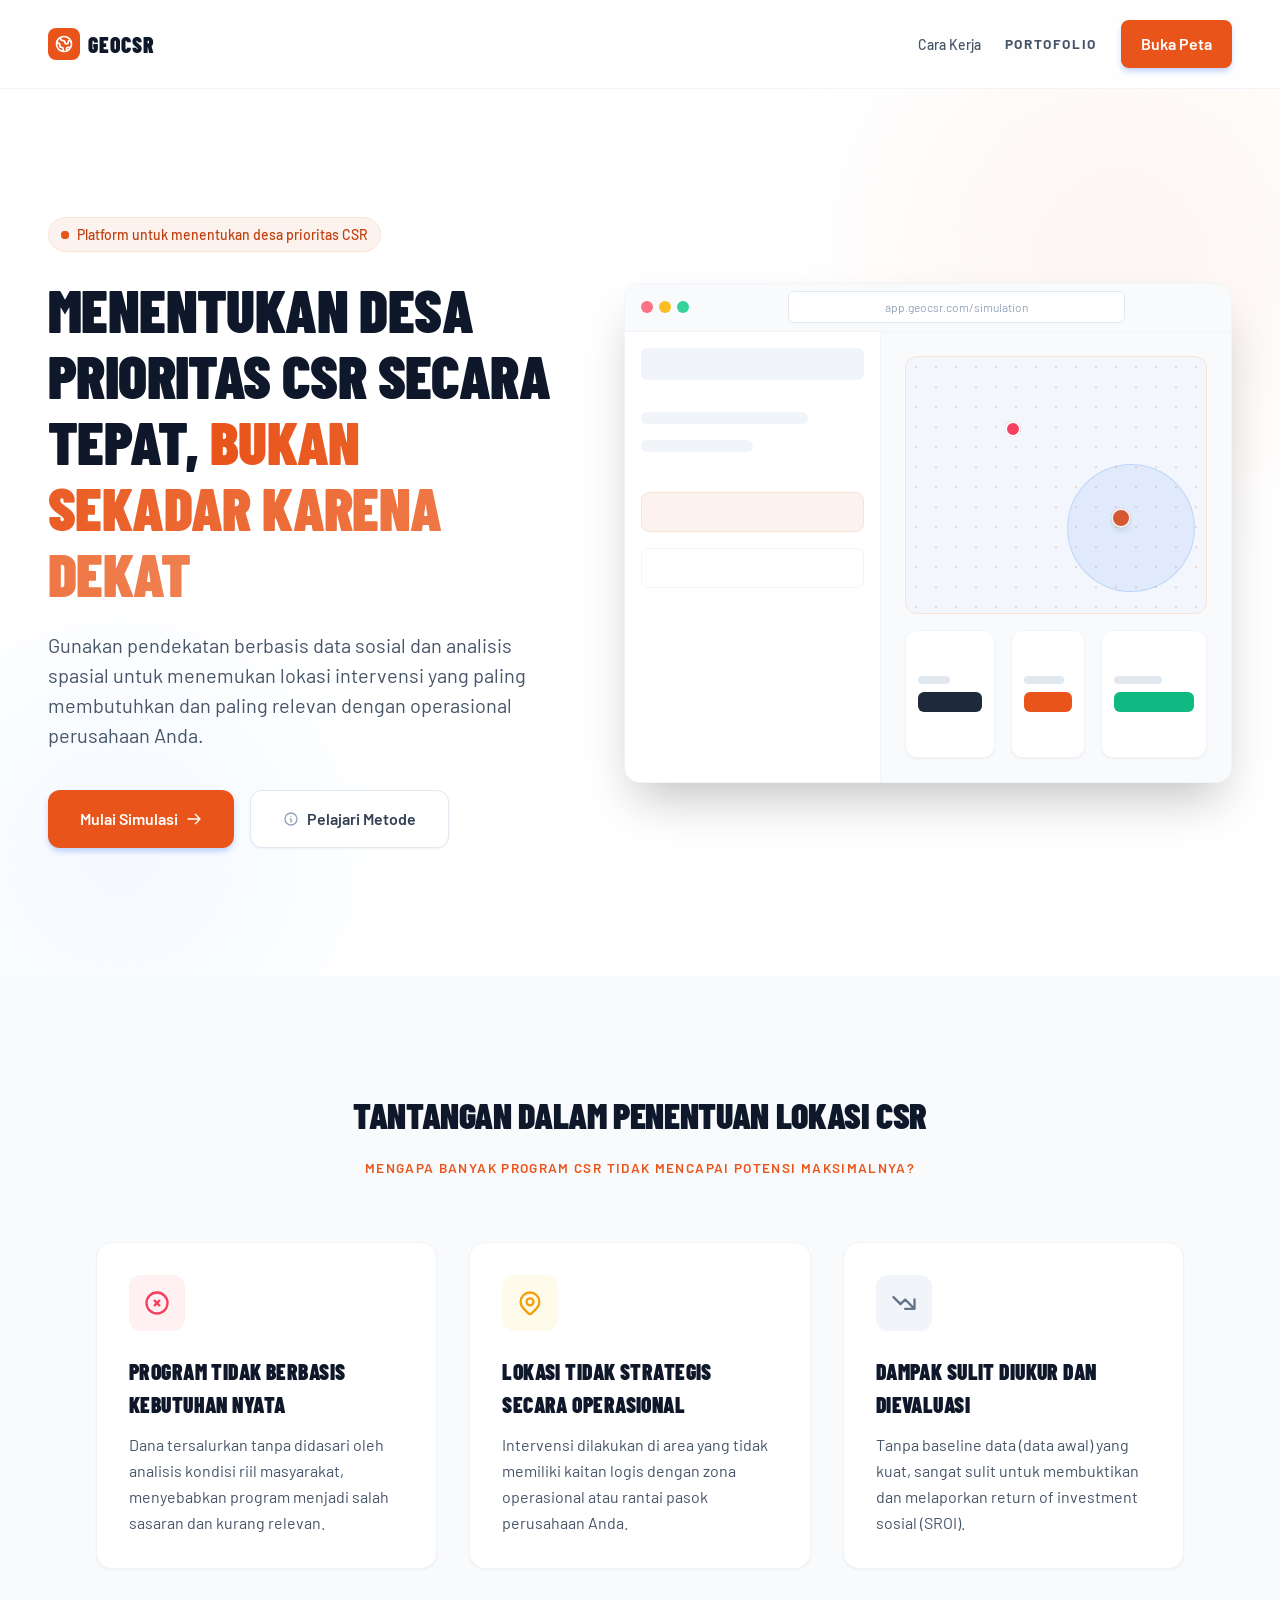
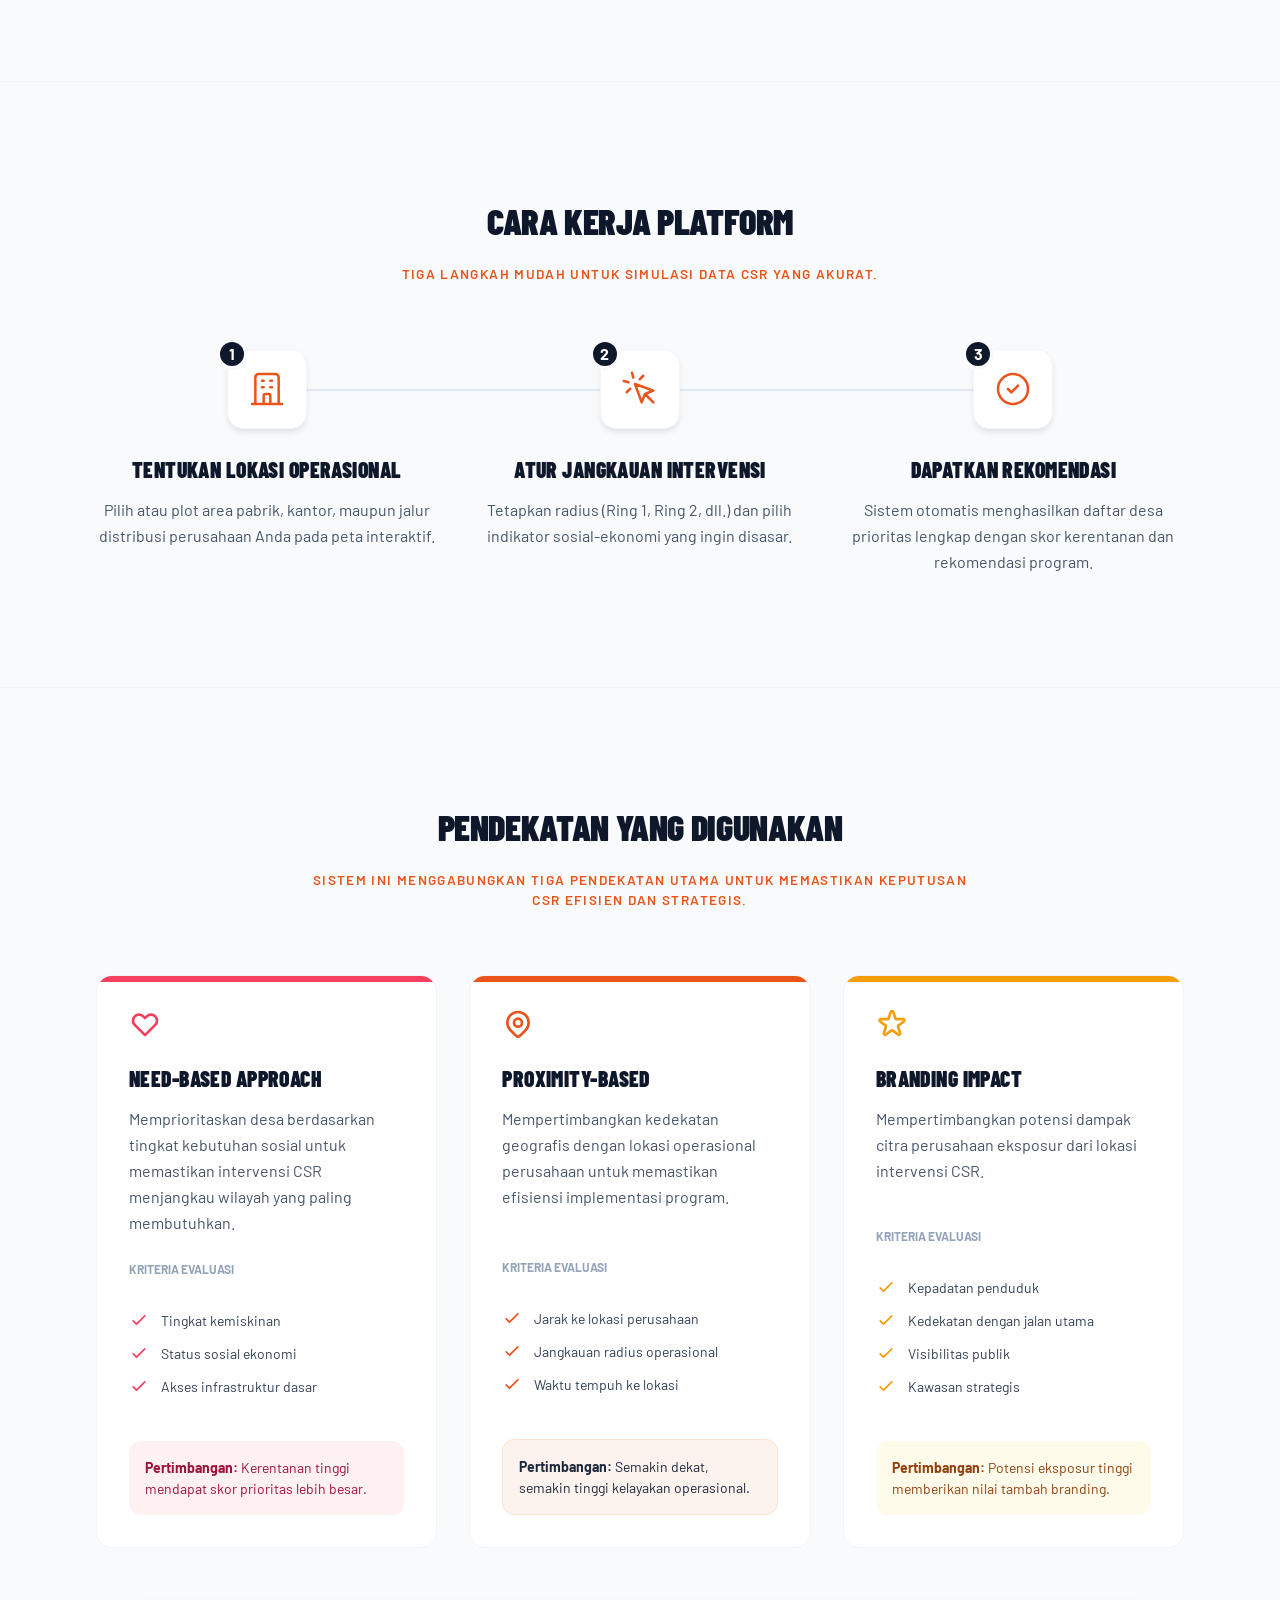
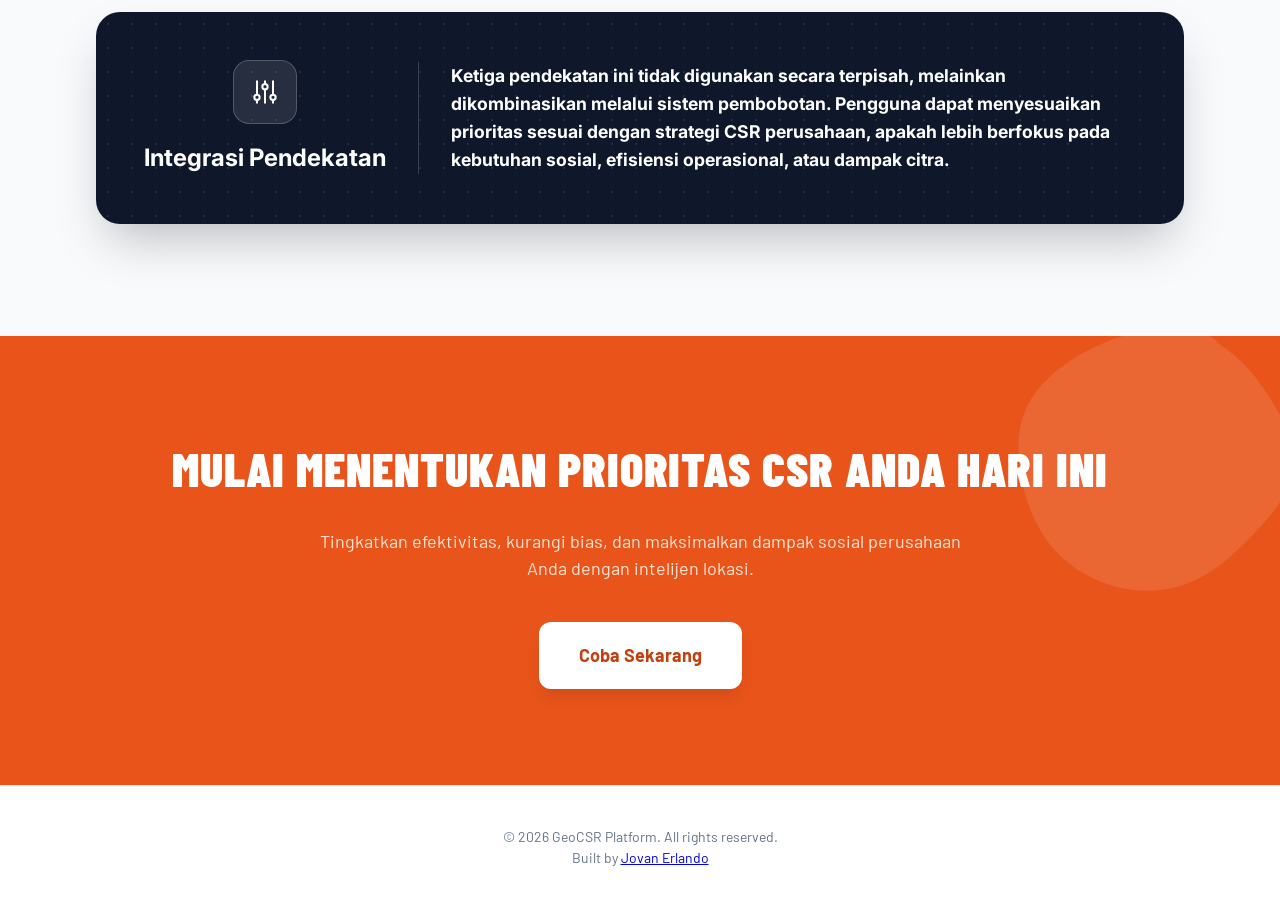
<file: index.html>
<!DOCTYPE html>
<html lang="id">
<head>
    <meta charset="UTF-8">
    <meta name="viewport" content="width=device-width, initial-scale=1.0">
    <title>Platform Penentuan CSR Berbasis Data</title>
    <link rel="preconnect" href="https://fonts.googleapis.com">
    <link rel="preconnect" href="https://fonts.gstatic.com" crossorigin>
    <link href="https://fonts.googleapis.com/css2?family=Bebas+Neue&family=Barlow:wght@400;600;700;900&family=Barlow+Condensed:wght@700;900&family=Inter:wght@300;400;500;600;700;800&display=swap" rel="stylesheet">
    
    <link rel="stylesheet" href="css/LandingPage_style.css">
</head>
<body>

    <header class="navbar">
        <div class="nav-brand">
            <div class="nav-logo-icon">
                <svg style="width: 1.25rem; height: 1.25rem;" fill="none" stroke="currentColor" viewBox="0 0 24 24"><path stroke-linecap="round" stroke-linejoin="round" stroke-width="2" d="M3.055 11H5a2 2 0 012 2v1a2 2 0 002 2 2 2 0 012 2v2.945M8 3.935V5.5A2.5 2.5 0 0010.5 8h.5a2 2 0 012 2 2 2 0 104 0 2 2 0 012-2h1.064M15 20.488V18a2 2 0 012-2h3.064M21 12a9 9 0 11-18 0 9 9 0 0118 0z"></path></svg>
            </div>
            <span class="nav-title">GeoCSR</span>
        </div>
        <nav class="nav-links">
            <a href="#cara-kerja" class="nav-link">Cara Kerja</a>
            <a href="Portofolio.html" class="nav-link-portfolio">Portofolio</a>
            <a href="geocsr-app/Map_page.html" class="btn btn-primary">Buka Peta</a>
        </nav>
    </header>

    <main>
        <section class="hero">
            <div class="hero-decor-1"></div>
            <div class="hero-decor-2"></div>

            <div class="container hero-grid">
                <div class="hero-content">
                    <div class="hero-badge">
                        <span class="pin-wrapper" style="width: 8px; height: 8px;">
                            <span class="animate-ping pin-blue"></span>
                            <span class="pin-blue" style="width: 100%; height: 100%; border-radius: 50%; position: relative;"></span>
                        </span>
                        Platform untuk menentukan desa prioritas CSR
                    </div>
                    <h1 class="hero-title">
                        Menentukan Desa Prioritas CSR Secara Tepat, <span class="text-gradient">Bukan Sekadar Karena Dekat</span>
                    </h1>
                    <p class="hero-desc">
                        Gunakan pendekatan berbasis data sosial dan analisis spasial untuk menemukan lokasi intervensi yang paling membutuhkan dan paling relevan dengan operasional perusahaan Anda.
                    </p>
                    <div class="hero-buttons">
                        <a href="geocsr-app/Map_page.html" class="btn btn-primary btn-lg">
                            Mulai Simulasi
                            <svg style="width: 1rem; height: 1rem;" fill="none" stroke="currentColor" viewBox="0 0 24 24"><path stroke-linecap="round" stroke-linejoin="round" stroke-width="2" d="M14 5l7 7m0 0l-7 7m7-7H3"></path></svg>
                        </a>
                        <a href="#metode" class="btn btn-outline btn-lg">
                            <svg style="width: 1rem; height: 1rem; color: var(--slate-400);" fill="none" stroke="currentColor" viewBox="0 0 24 24"><path stroke-linecap="round" stroke-linejoin="round" stroke-width="2" d="M13 16h-1v-4h-1m1-4h.01M21 12a9 9 0 11-18 0 9 9 0 0118 0z"></path></svg>
                            Pelajari Metode
                        </a>
                    </div>
                </div>

                <div class="mockup-wrapper">
                    <div class="mockup-window">
                        <div class="mockup-header">
                            <div class="mockup-dots">
                                <div class="mockup-dot" style="background: var(--rose-400);"></div>
                                <div class="mockup-dot" style="background: var(--amber-400);"></div>
                                <div class="mockup-dot" style="background: var(--emerald-400);"></div>
                            </div>
                            <div class="mockup-url">app.geocsr.com/simulation</div>
                        </div>
                        <div class="mockup-body">
                            <div class="mockup-sidebar">
                                <div style="height: 2rem; background: var(--slate-100); border-radius: 0.375rem; margin-bottom: 1rem;"></div>
                                <div style="height: 0.75rem; background: var(--slate-100); border-radius: 1rem; width: 75%;"></div>
                                <div style="height: 0.75rem; background: var(--slate-100); border-radius: 1rem; width: 50%; margin-bottom: 1.5rem;"></div>
                                <div style="height: 2.5rem; background: var(--primary-50); border: 1px solid var(--primary-100); border-radius: 0.5rem;"></div>
                                <div style="height: 2.5rem; border: 1px solid var(--slate-100); border-radius: 0.5rem;"></div>
                            </div>
                            <div class="mockup-main">
                                <div class="mockup-map">
                                    <div class="mockup-grid"></div>
                                    <div style="position: absolute; top: 25%; left: 33%;">
                                        <span class="pin-wrapper" style="width: 1rem; height: 1rem;">
                                            <span class="animate-ping pin-red"></span>
                                            <span class="pin-red" style="width: 100%; height: 100%; border-radius: 50%; border: 2px solid white; position: relative;"></span>
                                        </span>
                                    </div>
                                    <div style="position: absolute; bottom: 33%; right: 25%;">
                                        <span class="pin-wrapper" style="width: 1.25rem; height: 1.25rem;">
                                            <span class="animate-ping pin-blue"></span>
                                            <span class="pin-blue" style="width: 100%; height: 100%; border-radius: 50%; border: 2px solid white; position: relative; box-shadow: 0 4px 6px -1px rgba(0,0,0,0.1);"></span>
                                        </span>
                                    </div>
                                    <div style="position: absolute; bottom: 33%; right: 25%; width: 8rem; height: 8rem; background: rgba(59,130,246,0.1); border-radius: 50%; border: 1px solid rgba(59,130,246,0.2); transform: translate(50%, 50%);"></div>
                                </div>
                                <div class="mockup-stats">
                                    <div class="mockup-stat-card">
                                        <div style="height: 0.5rem; width: 2rem; background: var(--slate-200); border-radius: 1rem; margin-bottom: 0.5rem;"></div>
                                        <div style="height: 1.25rem; width: 4rem; background: var(--slate-800); border-radius: 0.375rem;"></div>
                                    </div>
                                    <div class="mockup-stat-card">
                                        <div style="height: 0.5rem; width: 2.5rem; background: var(--slate-200); border-radius: 1rem; margin-bottom: 0.5rem;"></div>
                                        <div style="height: 1.25rem; width: 3rem; background: var(--primary-600); border-radius: 0.375rem;"></div>
                                    </div>
                                    <div class="mockup-stat-card">
                                        <div style="height: 0.5rem; width: 3rem; background: var(--slate-200); border-radius: 1rem; margin-bottom: 0.5rem;"></div>
                                        <div style="height: 1.25rem; width: 5rem; background: var(--emerald-500); border-radius: 0.375rem;"></div>
                                    </div>
                                </div>
                            </div>
                        </div>
                    </div>
                </div>
            </div>
        </section>

        <section class="section-pad bg-slate" id="tantangan">
            <div class="container">
                <header class="section-header">
                    <h2 class="section-title">Tantangan dalam Penentuan Lokasi CSR</h2>
                    <p class="section-subtitle">Mengapa banyak program CSR tidak mencapai potensi maksimalnya?</p>
                </header>

                <div class="grid-3">
                    <article class="card">
                        <div class="card-icon-wrap" style="background: var(--rose-50); color: var(--rose-500);">
                            <svg style="width: 1.75rem; height: 1.75rem;" fill="none" stroke="currentColor" viewBox="0 0 24 24"><path stroke-linecap="round" stroke-linejoin="round" stroke-width="2" d="M10 14l2-2m0 0l2-2m-2 2l-2-2m2 2l2 2m7-2a9 9 0 11-18 0 9 9 0 0118 0z"></path></svg>
                        </div>
                        <h3 class="card-title">Program tidak berbasis kebutuhan nyata</h3>
                        <p class="card-text">Dana tersalurkan tanpa didasari oleh analisis kondisi riil masyarakat, menyebabkan program menjadi salah sasaran dan kurang relevan.</p>
                    </article>
                    <article class="card">
                        <div class="card-icon-wrap" style="background: var(--amber-50); color: var(--amber-500);">
                            <svg style="width: 1.75rem; height: 1.75rem;" fill="none" stroke="currentColor" viewBox="0 0 24 24"><path stroke-linecap="round" stroke-linejoin="round" stroke-width="2" d="M17.657 16.657L13.414 20.9a1.998 1.998 0 01-2.827 0l-4.244-4.243a8 8 0 1111.314 0z"></path><path stroke-linecap="round" stroke-linejoin="round" stroke-width="2" d="M15 11a3 3 0 11-6 0 3 3 0 016 0z"></path></svg>
                        </div>
                        <h3 class="card-title">Lokasi tidak strategis secara operasional</h3>
                        <p class="card-text">Intervensi dilakukan di area yang tidak memiliki kaitan logis dengan zona operasional atau rantai pasok perusahaan Anda.</p>
                    </article>
                    <article class="card">
                        <div class="card-icon-wrap" style="background: var(--slate-100); color: var(--slate-500);">
                            <svg style="width: 1.75rem; height: 1.75rem;" fill="none" stroke="currentColor" viewBox="0 0 24 24"><path stroke-linecap="round" stroke-linejoin="round" stroke-width="2" d="M13 17h8m0 0V9m0 8l-8-8-4 4-6-6"></path></svg>
                        </div>
                        <h3 class="card-title">Dampak sulit diukur dan dievaluasi</h3>
                        <p class="card-text">Tanpa baseline data (data awal) yang kuat, sangat sulit untuk membuktikan dan melaporkan return of investment sosial (SROI).</p>
                    </article>
                </div>
            </div>
        </section>

        <section class="section-pad border-top" id="cara-kerja">
            <div class="container">
                <header class="section-header">
                    <h2 class="section-title">Cara Kerja Platform</h2>
                    <p class="section-subtitle">Tiga langkah mudah untuk simulasi data CSR yang akurat.</p>
                </header>

                <div class="grid-3">
                    <div class="step-item connector-line">
                        <div class="step-icon-wrap">
                            <span class="step-number">1</span>
                            <svg style="width: 2.5rem; height: 2.5rem;" fill="none" stroke="currentColor" viewBox="0 0 24 24"><path stroke-linecap="round" stroke-linejoin="round" stroke-width="1.5" d="M19 21V5a2 2 0 00-2-2H7a2 2 0 00-2 2v16m14 0h2m-2 0h-5m-9 0H3m2 0h5M9 7h1m-1 4h1m4-4h1m-1 4h1m-5 10v-5a1 1 0 011-1h2a1 1 0 011 1v5m-4 0h4"></path></svg>
                        </div>
                        <h3 class="card-title">Tentukan lokasi operasional</h3>
                        <p class="card-text">Pilih atau plot area pabrik, kantor, maupun jalur distribusi perusahaan Anda pada peta interaktif.</p>
                    </div>
                    <div class="step-item connector-line">
                        <div class="step-icon-wrap">
                            <span class="step-number">2</span>
                            <svg style="width: 2.5rem; height: 2.5rem;" fill="none" stroke="currentColor" viewBox="0 0 24 24"><path stroke-linecap="round" stroke-linejoin="round" stroke-width="1.5" d="M15 15l-2 5L9 9l11 4-5 2zm0 0l5 5M7.188 2.239l.777 2.897M5.136 7.965l-2.898-.777M13.95 4.05l-2.122 2.122m-5.657 5.656l-2.12 2.122"></path></svg>
                        </div>
                        <h3 class="card-title">Atur jangkauan intervensi</h3>
                        <p class="card-text">Tetapkan radius (Ring 1, Ring 2, dll.) dan pilih indikator sosial-ekonomi yang ingin disasar.</p>
                    </div>
                    <div class="step-item">
                        <div class="step-icon-wrap">
                            <span class="step-number">3</span>
                            <svg style="width: 2.5rem; height: 2.5rem;" fill="none" stroke="currentColor" viewBox="0 0 24 24"><path stroke-linecap="round" stroke-linejoin="round" stroke-width="1.5" d="M9 12l2 2 4-4m6 2a9 9 0 11-18 0 9 9 0 0118 0z"></path></svg>
                        </div>
                        <h3 class="card-title">Dapatkan rekomendasi</h3>
                        <p class="card-text">Sistem otomatis menghasilkan daftar desa prioritas lengkap dengan skor kerentanan dan rekomendasi program.</p>
                    </div>
                </div>
            </div>
        </section>

        <section class="section-pad border-top bg-slate" id="metode">
            <div class="container">
                <header class="section-header">
                    <h2 class="section-title">Pendekatan yang Digunakan</h2>
                    <p class="section-subtitle">Sistem ini menggabungkan tiga pendekatan utama untuk memastikan keputusan CSR efisien dan strategis.</p>
                </header>

                <div class="grid-3">
                    <article class="method-card">
                        <div class="method-card-border" style="background: var(--rose-500);"></div>
                        <div style="color: var(--rose-500); margin-bottom: 1rem;">
                            <svg style="width: 2rem; height: 2rem;" fill="none" stroke="currentColor" viewBox="0 0 24 24"><path stroke-linecap="round" stroke-linejoin="round" stroke-width="2" d="M4.318 6.318a4.5 4.5 0 000 6.364L12 20.364l7.682-7.682a4.5 4.5 0 00-6.364-6.364L12 7.636l-1.318-1.318a4.5 4.5 0 00-6.364 0z"></path></svg>
                        </div>
                        <h3 class="card-title">Need-Based Approach</h3>
                        <p class="card-text">Memprioritaskan desa berdasarkan tingkat kebutuhan sosial untuk memastikan intervensi CSR menjangkau wilayah yang paling membutuhkan.</p>
                        
                        <h4 style="font-size: 0.75rem; color: var(--slate-400); text-transform: uppercase; margin: 1.5rem 0 1rem;">Kriteria Evaluasi</h4>
                        <ul class="method-list">
                            <li><svg style="width: 1.25rem; color: var(--rose-500);" fill="none" stroke="currentColor" viewBox="0 0 24 24"><path stroke-linecap="round" stroke-linejoin="round" stroke-width="2" d="M5 13l4 4L19 7"></path></svg> Tingkat kemiskinan</li>
                            <li><svg style="width: 1.25rem; color: var(--rose-500);" fill="none" stroke="currentColor" viewBox="0 0 24 24"><path stroke-linecap="round" stroke-linejoin="round" stroke-width="2" d="M5 13l4 4L19 7"></path></svg> Status sosial ekonomi</li>
                            <li><svg style="width: 1.25rem; color: var(--rose-500);" fill="none" stroke="currentColor" viewBox="0 0 24 24"><path stroke-linecap="round" stroke-linejoin="round" stroke-width="2" d="M5 13l4 4L19 7"></path></svg> Akses infrastruktur dasar</li>
                        </ul>
                        <div class="method-footer" style="background: var(--rose-50); color: var(--rose-800); border: 1px solid var(--rose-100);">
                            <strong>Pertimbangan:</strong> Kerentanan tinggi mendapat skor prioritas lebih besar.
                        </div>
                    </article>

                    <article class="method-card">
                        <div class="method-card-border" style="background: var(--primary-500);"></div>
                        <div style="color: var(--primary-500); margin-bottom: 1rem;">
                            <svg style="width: 2rem; height: 2rem;" fill="none" stroke="currentColor" viewBox="0 0 24 24"><path stroke-linecap="round" stroke-linejoin="round" stroke-width="2" d="M17.657 16.657L13.414 20.9a1.998 1.998 0 01-2.827 0l-4.244-4.243a8 8 0 1111.314 0z"></path><path stroke-linecap="round" stroke-linejoin="round" stroke-width="2" d="M15 11a3 3 0 11-6 0 3 3 0 016 0z"></path></svg>
                        </div>
                        <h3 class="card-title">Proximity-Based</h3>
                        <p class="card-text">Mempertimbangkan kedekatan geografis dengan lokasi operasional perusahaan untuk memastikan efisiensi implementasi program.</p>
                        
                        <h4 style="font-size: 0.75rem; color: var(--slate-400); text-transform: uppercase; margin: 1.5rem 0 1rem;">Kriteria Evaluasi</h4>
                        <ul class="method-list">
                            <li><svg style="width: 1.25rem; color: var(--primary-500);" fill="none" stroke="currentColor" viewBox="0 0 24 24"><path stroke-linecap="round" stroke-linejoin="round" stroke-width="2" d="M5 13l4 4L19 7"></path></svg> Jarak ke lokasi perusahaan</li>
                            <li><svg style="width: 1.25rem; color: var(--primary-500);" fill="none" stroke="currentColor" viewBox="0 0 24 24"><path stroke-linecap="round" stroke-linejoin="round" stroke-width="2" d="M5 13l4 4L19 7"></path></svg> Jangkauan radius operasional</li>
                            <li><svg style="width: 1.25rem; color: var(--primary-500);" fill="none" stroke="currentColor" viewBox="0 0 24 24"><path stroke-linecap="round" stroke-linejoin="round" stroke-width="2" d="M5 13l4 4L19 7"></path></svg> Waktu tempuh ke lokasi</li>
                        </ul>
                        <div class="method-footer" style="background: var(--primary-50); color: var(--primary-800); border: 1px solid var(--primary-100);">
                            <strong>Pertimbangan:</strong> Semakin dekat, semakin tinggi kelayakan operasional.
                        </div>
                    </article>

                    <article class="method-card">
                        <div class="method-card-border" style="background: var(--amber-500);"></div>
                        <div style="color: var(--amber-500); margin-bottom: 1rem;">
                            <svg style="width: 2rem; height: 2rem;" fill="none" stroke="currentColor" viewBox="0 0 24 24"><path stroke-linecap="round" stroke-linejoin="round" stroke-width="2" d="M11.049 2.927c.3-.921 1.603-.921 1.902 0l1.519 4.674a1 1 0 00.95.69h4.915c.969 0 1.371 1.24.588 1.81l-3.976 2.888a1 1 0 00-.363 1.118l1.518 4.674c.3.922-.755 1.688-1.538 1.118l-3.976-2.888a1 1 0 00-1.176 0l-3.976 2.888c-.783.57-1.838-.197-1.538-1.118l1.518-4.674a1 1 0 00-.363-1.118l-3.976-2.888c-.784-.57-.38-1.81.588-1.81h4.914a1 1 0 00.951-.69l1.519-4.674z"></path></svg>
                        </div>
                        <h3 class="card-title">Branding Impact</h3>
                        <p class="card-text">Mempertimbangkan potensi dampak citra perusahaan eksposur dari lokasi intervensi CSR.</p>
                        
                        <h4 style="font-size: 0.75rem; color: var(--slate-400); text-transform: uppercase; margin: 1.5rem 0 1rem;">Kriteria Evaluasi</h4>
                        <ul class="method-list">
                            <li><svg style="width: 1.25rem; color: var(--amber-500);" fill="none" stroke="currentColor" viewBox="0 0 24 24"><path stroke-linecap="round" stroke-linejoin="round" stroke-width="2" d="M5 13l4 4L19 7"></path></svg> Kepadatan penduduk</li>
                            <li><svg style="width: 1.25rem; color: var(--amber-500);" fill="none" stroke="currentColor" viewBox="0 0 24 24"><path stroke-linecap="round" stroke-linejoin="round" stroke-width="2" d="M5 13l4 4L19 7"></path></svg> Kedekatan dengan jalan utama</li>
                            <li><svg style="width: 1.25rem; color: var(--amber-500);" fill="none" stroke="currentColor" viewBox="0 0 24 24"><path stroke-linecap="round" stroke-linejoin="round" stroke-width="2" d="M5 13l4 4L19 7"></path></svg> Visibilitas publik</li>
                            <li><svg style="width: 1.25rem; color: var(--amber-500);" fill="none" stroke="currentColor" viewBox="0 0 24 24"><path stroke-linecap="round" stroke-linejoin="round" stroke-width="2" d="M5 13l4 4L19 7"></path></svg> Kawasan strategis</li>
                        </ul>
                        <div class="method-footer" style="background: var(--amber-50); color: var(--amber-800); border: 1px solid var(--amber-100);">
                            <strong>Pertimbangan:</strong> Potensi eksposur tinggi memberikan nilai tambah branding.
                        </div>
                    </article>
                </div>

                <aside class="integration-box">
                 <div class="integration-bg"></div>
    
                    <div class="integration-header">
                        <div class="integration-icon-wrapper">
                            <svg class="integration-icon" fill="none" stroke="currentColor" viewBox="0 0 24 24">
                                <path stroke-linecap="round" stroke-linejoin="round" stroke-width="1.5" d="M12 6V4m0 2a2 2 0 100 4m0-4a2 2 0 110 4m-6 8a2 2 0 100-4m0 4a2 2 0 110-4m0 4v2m0-6V4m6 6v10m6-2a2 2 0 100-4m0 4a2 2 0 110-4m0 4v2m0-6V4"></path>
                            </svg>
                        </div>
                        <h3 class="integration-title">Integrasi Pendekatan</h3>
                    </div>

                    <div class="integration-content">
                        <p class="integration-description">
                            <strong>Ketiga pendekatan ini tidak digunakan secara terpisah, melainkan dikombinasikan melalui sistem pembobotan. Pengguna dapat menyesuaikan prioritas sesuai dengan strategi CSR perusahaan, apakah lebih berfokus pada kebutuhan sosial, efisiensi operasional, atau dampak citra.</strong>
                        </p>
                    </div>
                </aside>
            </div>
        </section>

        <section class="cta-section">
            <div class="container" style="position: relative; z-index: 10;">
                <h2 class="cta-title">Mulai Menentukan Prioritas CSR Anda Hari Ini</h2>
                <p class="cta-desc">Tingkatkan efektivitas, kurangi bias, dan maksimalkan dampak sosial perusahaan Anda dengan intelijen lokasi.</p>
                <a href="geocsr-app/Map_page.html" class="btn-cta">Coba Sekarang</a>
            </div>
            <svg style="position: absolute; top: -2rem; right: -2rem; opacity: 0.1; width: 20rem; height: 20rem;" viewBox="0 0 200 200" xmlns="http://www.w3.org/2000/svg">
                <path fill="#ffffff" d="M42.7,-74.6C55.6,-66.1,66.4,-53.4,75.1,-39.1C83.7,-24.9,90.2,-8.9,87.6,5.7C85.1,20.3,73.5,33.5,61.9,45.4C50.3,57.3,38.6,67.8,24.8,73.6C11.1,79.5,-4.7,80.7,-20.1,77.3C-35.4,73.8,-50.2,65.7,-60.8,53.8C-71.5,41.9,-78.1,26.2,-81.4,10.1C-84.7,-6,-84.6,-22.6,-77.8,-36.5C-71,-50.3,-57.5,-61.5,-42.8,-69.5C-28.1,-77.5,-14,-82.3,1.3,-84.2C16.6,-86.1,33.2,-85.1,42.7,-74.6Z" transform="translate(100 100)" />
            </svg>
        </section>
    </main>

    <footer class="footer">
        <p>&copy; 2026 GeoCSR Platform. All rights reserved.</p>
        <p class="text-slate-400 text-sm">
                Built by <a href="Portofolio.html" class="font-medium text-slate-500 hover:text-primary-600 transition-colors">Jovan Erlando</a>
            </p>
    </footer>

</body>
</html>
</file>
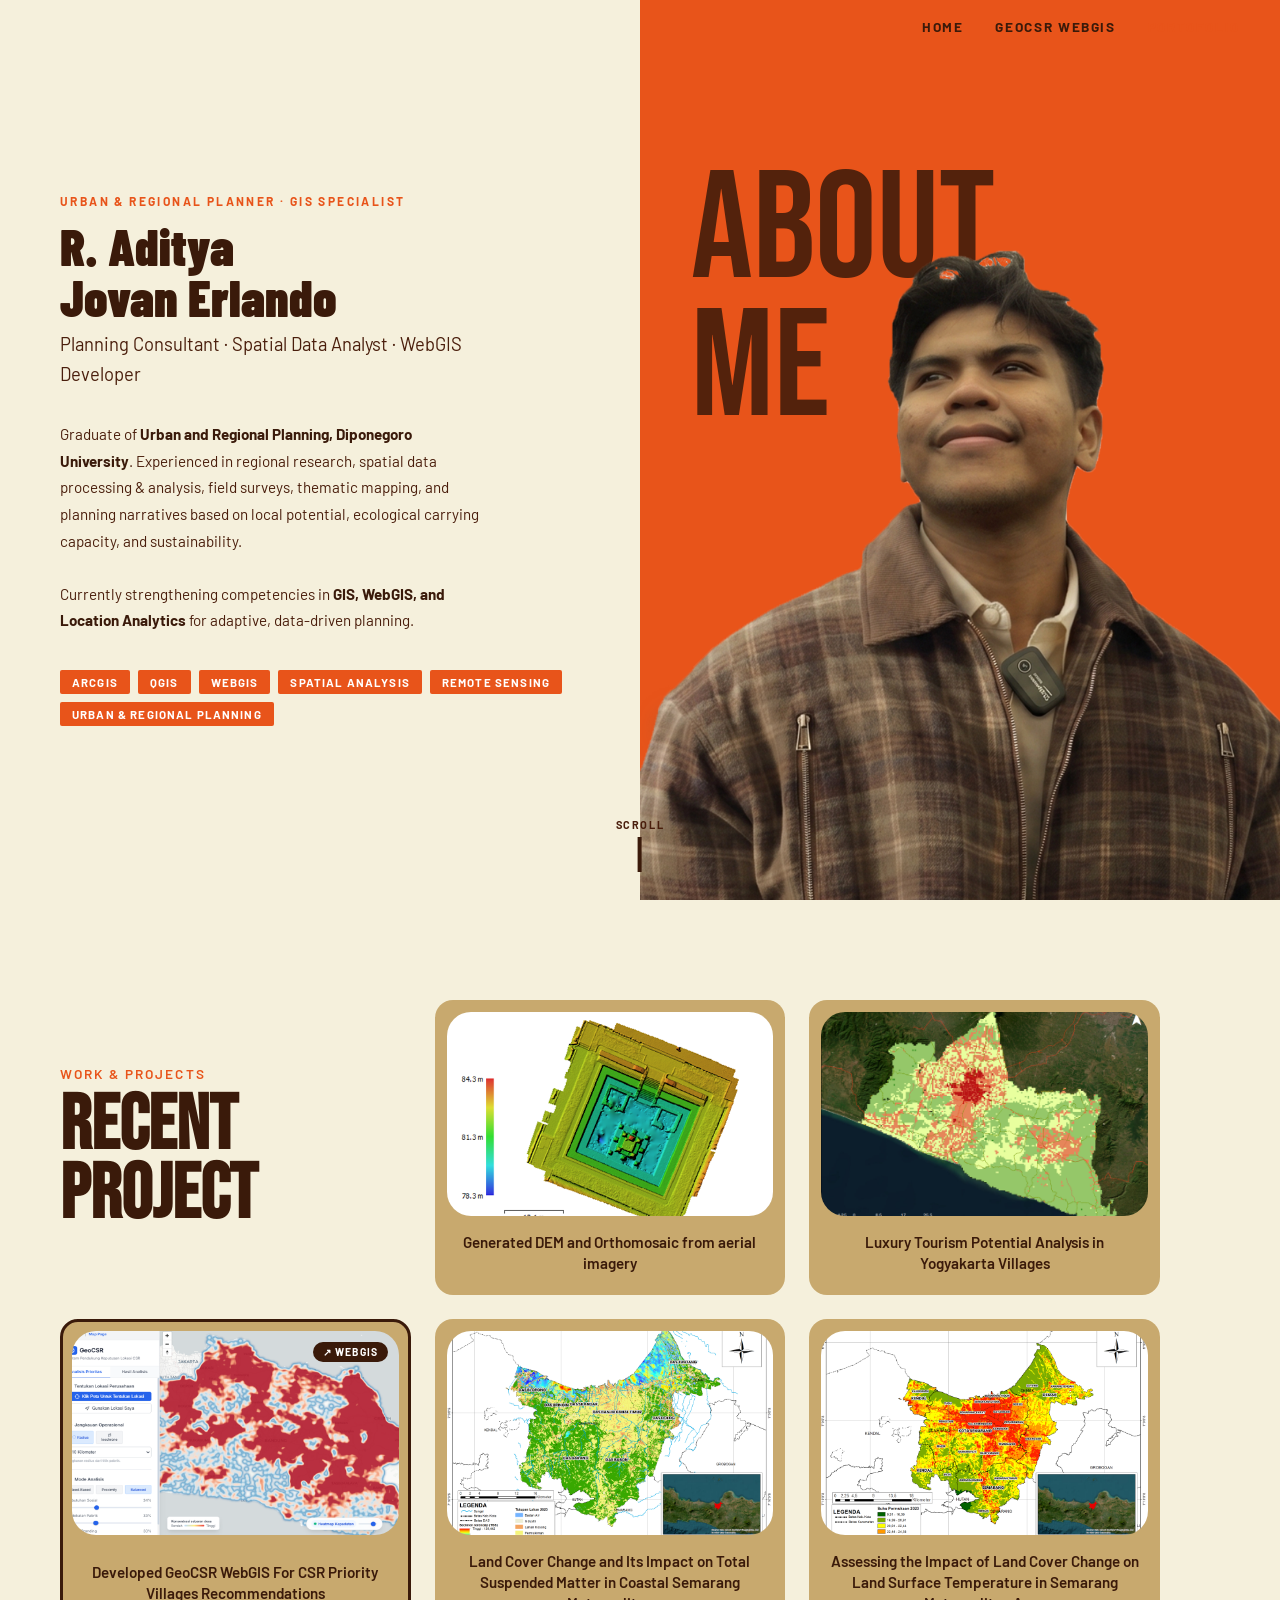
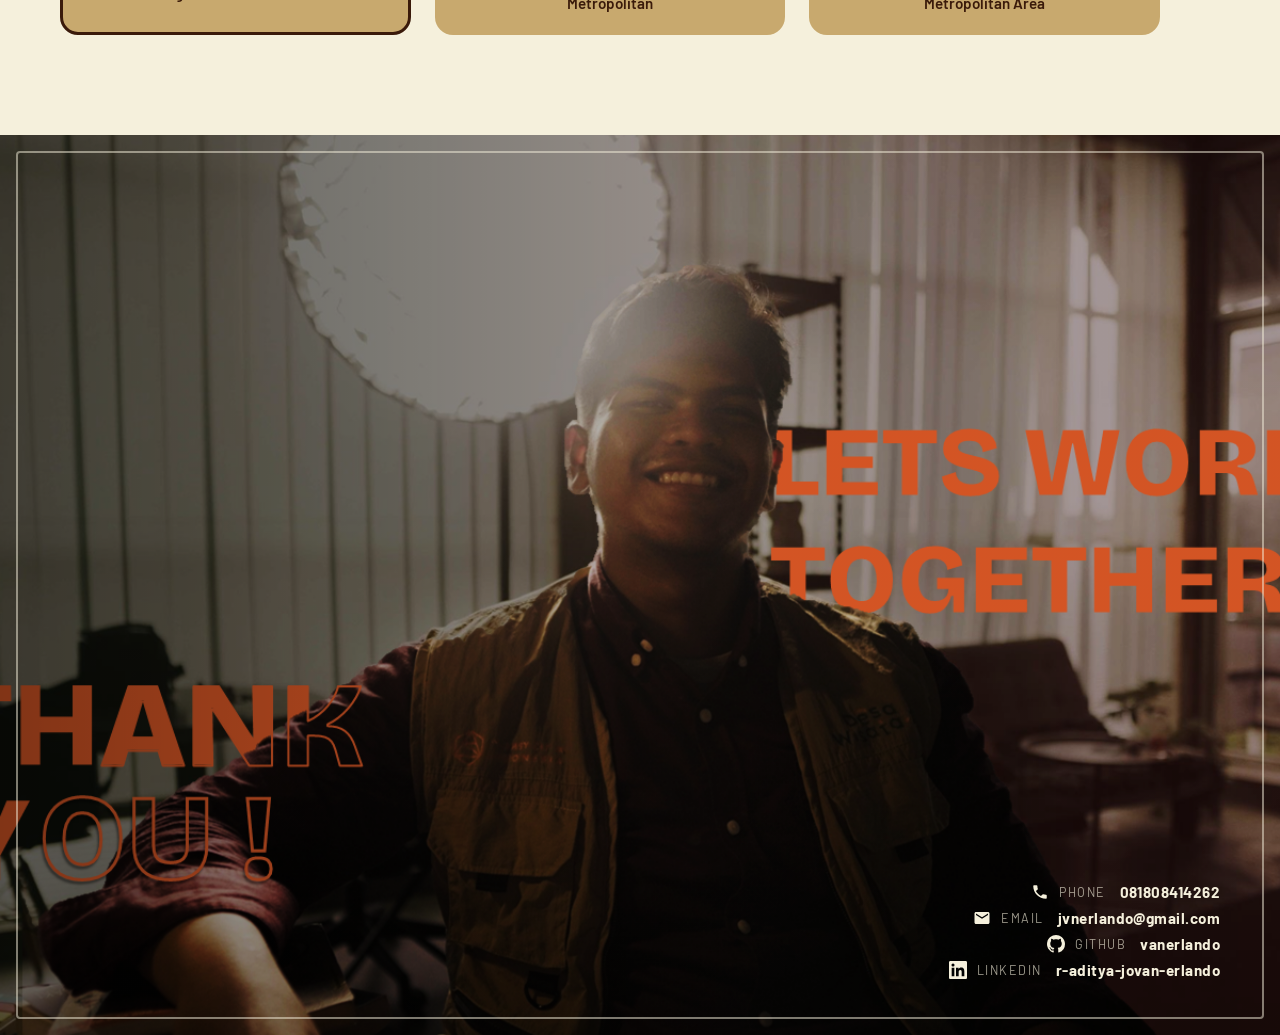
<file: Portofolio.html>
<!DOCTYPE html>
<html lang="en">
<head>
  <meta charset="UTF-8" />
  <meta name="viewport" content="width=device-width, initial-scale=1.0"/>
  <title>R. Aditya Jovan Erlando — Portfolio</title>

  <!-- Google Fonts -->
  <link rel="preconnect" href="https://fonts.googleapis.com">
  <link rel="preconnect" href="https://fonts.gstatic.com" crossorigin>
  <link href="https://fonts.googleapis.com/css2?family=Bebas+Neue&family=Barlow:ital,wght@0,400;0,600;0,700;0,900;1,400&family=Barlow+Condensed:wght@700;900&display=swap" rel="stylesheet">

  <!-- Stylesheet -->
  <link rel="stylesheet" href="css/Portofolio.css">
</head>
<body>

  <!-- ─── NAVIGATION ─── -->
  <nav id="main-nav">
    <a href="index.html">Home</a>
    <a href="geocsr-app/Map_page.html" target="_blank">GeoCSR WebGIS</a>
    <a href="Portofolio.html" class="active">Portofolio</a>
  </nav>

  <!-- ─── SECTION 1: HERO ─── -->
  <section id="home">
    <div class="hero-left">
      <p class="hero-label">Urban &amp; Regional Planner · GIS Specialist</p>
      <h1 class="hero-name">R. Aditya<br>Jovan Erlando</h1>
      <p class="hero-title">Planning Consultant · Spatial Data Analyst · WebGIS Developer</p>
      <p class="hero-bio">
        Graduate of <strong>Urban and Regional Planning, Diponegoro University</strong>.
        Experienced in regional research, spatial data processing &amp; analysis, field surveys,
        thematic mapping, and planning narratives based on local potential, ecological
        carrying capacity, and sustainability.<br><br>
        Currently strengthening competencies in <strong>GIS, WebGIS, and Location Analytics</strong>
        for adaptive, data-driven planning.
      </p>
      <div class="hero-skills">
        <span class="skill-tag">ArcGIS</span>
        <span class="skill-tag">QGIS</span>
        <span class="skill-tag">WebGIS</span>
        <span class="skill-tag">Spatial Analysis</span>
        <span class="skill-tag">Remote Sensing</span>
        <span class="skill-tag">Urban & Regional Planning</span>
      </div>
    </div>

    <div class="hero-right">
      <div class="hero-big-text">About<br>me</div>
      <img
        src="assets/about-me- jovan kosong.png"
        alt="R. Aditya Jovan Erlando"
        class="hero-photo"
      />
    </div>

    

    <div class="scroll-hint">
      <span>Scroll</span>
      <div class="scroll-arrow"></div>
    </div>
  </section>

  <!-- ─── SECTION 2: RECENT PROJECTS ─── -->
  <section id="portfolio">
    <div class="projects-grid">
      
      <div class="section-header">
        <div>
          <p class="section-subtitle">Work &amp; Projects</p>
          <h2 class="section-title">Recent<br>Project</h2>
        </div>
      </div>

      <div class="project-card">
        <img src="assets/Learn to Process Aerial Photos to DEM and Orthomosaic.png" alt="Aerial Photos DEM" class="project-card-img" />
        <div class="project-card-label">Generated DEM and Orthomosaic from aerial imagery</div>
      </div>

      <div class="project-card">
        <img src="assets/Luxury Tourism Potential Analysis in Yogyakarta Villages.png" alt="Luxury Tourism Yogyakarta" class="project-card-img" />
        <div class="project-card-label">Luxury Tourism Potential Analysis in Yogyakarta Villages</div>
      </div>

      <a href="geocsr-app/Map_page.html" class="project-card featured" target="_blank">
        <img src="assets/Developed GeoCSR Webgis For CSR Priority Villages Recommendations.png" alt="GeoCSR WebGIS" class="project-card-img" />
        <div class="project-card-label">Developed GeoCSR WebGIS For CSR Priority Villages Recommendations</div>
      </a>

      <div class="project-card">
        <img src="assets/Land Cover Change and Its Impact on Total Suspended Matter in Coastal Semarang Metropolitan.png" alt="Land Cover Change Semarang & TSM" class="project-card-img" />
        <div class="project-card-label">Land Cover Change and Its Impact on Total Suspended Matter in Coastal Semarang Metropolitan</div>
      </div>

      <div class="project-card">
        <img src="assets/Assessing the Impact of Land Cover Change on Land Surface Temperature in Semarang Metropolitan Area.png" alt="Land Cover Change Semarang & LST" class="project-card-img" />
        <div class="project-card-label">Assessing the Impact of Land Cover Change on Land Surface Temperature in Semarang Metropolitan Area</div>
      </div>

    </div>
  </section>

  <!-- ─── SECTION 3: CTA / CONTACT ─── -->
  <section id="contact">
    <img
      src="assets/Page CTA Lets Work Together thankyou.png"
      alt="Lets Work Together"
      class="cta-bg"
    />
    <div class="cta-overlay"></div>
    <div class="cta-border"></div>

    <div class="cta-content">
      <div class="cta-top-right">
        <div class="cta-headline"><br></div>
      </div>

      <div class="cta-bottom">
        <div class="thank-you">
          <div><span class="th"></span><span class="ank"></span></div>
          <div><span class="y"></span><span class="ou"></span><span class="excl"></span></div>
        </div>

        <div class="contact-links">
          <a href="tel:081808414262" class="contact-item">
            <svg class="contact-icon" viewBox="0 0 24 24">
              <path d="M6.6 10.8c1.4 2.8 3.8 5.1 6.6 6.6l2.2-2.2c.3-.3.7-.4 1-.2 1.1.4 2.3.6 3.6.6.6 0 1 .4 1 1V20c0 .6-.4 1-1 1-9.4 0-17-7.6-17-17 0-.6.4-1 1-1h3.5c.6 0 1 .4 1 1 0 1.3.2 2.5.6 3.6.1.3 0 .7-.2 1L6.6 10.8z"/>
            </svg>
            <span class="contact-label">Phone</span>
            <span class="contact-value">081808414262</span>
          </a>

          <a href="mailto:jvnerlando@gmail.com" class="contact-item">
            <svg class="contact-icon" viewBox="0 0 24 24">
              <path d="M20 4H4c-1.1 0-2 .9-2 2v12c0 1.1.9 2 2 2h16c1.1 0 2-.9 2-2V6c0-1.1-.9-2-2-2zm0 4l-8 5-8-5V6l8 5 8-5v2z"/>
            </svg>
            <span class="contact-label">Email</span>
            <span class="contact-value">jvnerlando@gmail.com</span>
          </a>

          <a href="https://github.com/vanerlando" target="_blank" class="contact-item">
            <svg class="contact-icon" viewBox="0 0 24 24">
              <path d="M12 0C5.37 0 0 5.37 0 12c0 5.31 3.435 9.795 8.205 11.385.6.105.825-.255.825-.57 0-.285-.015-1.23-.015-2.235-3.015.555-3.795-.735-4.035-1.41-.135-.345-.72-1.41-1.23-1.695-.42-.225-1.02-.78-.015-.795.945-.015 1.62.87 1.845 1.23 1.08 1.815 2.805 1.305 3.495.99.105-.78.42-1.305.765-1.605-2.67-.3-5.46-1.335-5.46-5.925 0-1.305.465-2.385 1.23-3.225-.12-.3-.54-1.53.12-3.18 0 0 1.005-.315 3.3 1.23.96-.27 1.98-.405 3-.405s2.04.135 3 .405c2.295-1.56 3.3-1.23 3.3-1.23.66 1.65.24 2.88.12 3.18.765.84 1.23 1.905 1.23 3.225 0 4.605-2.805 5.625-5.475 5.925.435.375.81 1.095.81 2.22 0 1.605-.015 2.895-.015 3.3 0 .315.225.69.825.57A12.02 12.02 0 0 0 24 12c0-6.63-5.37-12-12-12z"/>
            </svg>
            <span class="contact-label">Github</span>
            <span class="contact-value">vanerlando</span>
          </a>

          <a href="https://www.linkedin.com/in/r-aditya-jovan-erlando-5210a2207" target="_blank" class="contact-item">
            <svg class="contact-icon" viewBox="0 0 24 24">
              <path d="M20.447 20.452h-3.554v-5.569c0-1.328-.027-3.037-1.852-3.037-1.853 0-2.136 1.445-2.136 2.939v5.667H9.351V9h3.414v1.561h.046c.477-.9 1.637-1.85 3.37-1.85 3.601 0 4.267 2.37 4.267 5.455v6.286zM5.337 7.433a2.062 2.062 0 0 1-2.063-2.065 2.064 2.064 0 1 1 2.063 2.065zm1.782 13.019H3.555V9h3.564v11.452zM22.225 0H1.771C.792 0 0 .774 0 1.729v20.542C0 23.227.792 24 1.771 24h20.451C23.2 24 24 23.227 24 22.271V1.729C24 .774 23.2 0 22.222 0h.003z"/>
            </svg>
            <span class="contact-label">LinkedIn</span>
            <span class="contact-value">r-aditya-jovan-erlando</span>
          </a>
        </div>
      </div>
    </div>
  </section>

  <!-- Script -->
  <script src="js/portofolio-main.js"></script>
</body>
</html>
</file>
<file: css/LandingPage_style.css>
/* =========================================
   GOOGLE FONTS — Portfolio-aligned typography
   ========================================= */
@import url('https://fonts.googleapis.com/css2?family=Bebas+Neue&family=Barlow:wght@400;600;700;900&family=Barlow+Condensed:wght@700;900&family=Inter:wght@300;400;500;600;700;800&display=swap');

/* =========================================
   VARIABEL WARNA & DASAR
   Portfolio palette: orange #E8541A, cream #F5F0DC, dark brown #3A1A0A
   ========================================= */
   :root {
    /* Portfolio-aligned primary: warm orange replacing blue */
    --primary-50: #fdf3ee;
    --primary-100: #fbe3d3;
    --primary-400: #f08050;
    --primary-500: #E8541A;
    --primary-600: #E8541A;
    --primary-700: #C04010;

    /* Portfolio accent variables */
    --portfolio-orange: #E8541A;
    --portfolio-dark-orange: #C04010;
    --portfolio-cream: #F5F0DC;
    --portfolio-dark-brown: #3A1A0A;
    --portfolio-brown-text: #4A1E0C;
    
    --slate-50: #f8fafc;
    --slate-100: #f1f5f9;
    --slate-200: #e2e8f0;
    --slate-400: #94a3b8;
    --slate-500: #64748b;
    --slate-600: #475569;
    --slate-700: #334155;
    --slate-800: #1e293b;
    --slate-900: #0f172a;

    --rose-50: #fff1f2;
    --rose-400: #fb7185;
    --rose-500: #f43f5e;
    --rose-800: #9f1239;

    --amber-50: #fffbeb;
    --amber-400: #fbbf24;
    --amber-500: #f59e0b;
    --amber-800: #92400e;

    --emerald-400: #34d399;
    --emerald-500: #10b981;
}

* { margin: 0; padding: 0; box-sizing: border-box; }

body {
    font-family: 'Barlow', 'Inter', sans-serif;
    color: var(--slate-800);
    background-color: var(--slate-50);
    line-height: 1.5;
    -webkit-font-smoothing: antialiased;
}

::selection { background-color: var(--primary-100); color: var(--primary-700); }

/* =========================================
   KOMPONEN UMUM
   ========================================= */
.container { max-width: 80rem; margin: 0 auto; padding: 0 1.5rem; }
@media (min-width: 1024px) { .container { padding: 0 3rem; } }

.btn { display: inline-flex; align-items: center; justify-content: center; gap: 0.5rem; padding: 0.75rem 1.25rem; border-radius: 0.5rem; font-weight: 600; text-decoration: none; transition: all 0.2s; cursor: pointer; border: none; }
.btn-lg { padding: 1rem 2rem; border-radius: 0.75rem; font-size: 1rem; }
.btn-primary { background-color: var(--primary-600); color: white; box-shadow: 0 4px 6px -1px rgba(37,99,235,0.3); }
.btn-primary:hover { background-color: var(--primary-700); transform: translateY(-2px); box-shadow: 0 10px 15px -3px rgba(37,99,235,0.4); }
.btn-outline { background-color: white; color: var(--slate-700); border: 1px solid var(--slate-200); box-shadow: 0 1px 2px rgba(0,0,0,0.05); }
.btn-outline:hover { background-color: var(--slate-50); }

.section-header { text-align: center; margin-bottom: 4rem; }
.section-title { font-family: 'Barlow Condensed', 'Barlow', sans-serif; font-weight: 900; font-size: 2.25rem; color: var(--slate-900); letter-spacing: -0.01em; text-transform: uppercase; }
.section-subtitle { margin-top: 1rem; color: var(--slate-600); font-size: 1.125rem; max-width: 42rem; margin-inline: auto; font-family: 'Barlow', sans-serif; font-weight: 600; letter-spacing: 0.1em; text-transform: uppercase; font-size: 0.85rem; color: var(--portfolio-orange); }

/* =========================================
   NAVBAR
   ========================================= */
.navbar { position: sticky; top: 0; z-index: 50; width: 100%; padding: 1.25rem 1.5rem; display: flex; justify-content: space-between; align-items: center; background: rgba(255, 255, 255, 0.8); backdrop-filter: blur(12px); border-bottom: 1px solid var(--slate-100); }
@media (min-width: 1024px) { .navbar { padding: 1.25rem 3rem; } }
.nav-brand { display: flex; align-items: center; gap: 0.5rem; }
.nav-logo-icon { width: 2rem; height: 2rem; border-radius: 0.5rem; background-color: var(--primary-600); color: white; display: flex; align-items: center; justify-content: center; }
.nav-title { font-family: 'Barlow Condensed', sans-serif; font-weight: 900; font-size: 1.35rem; color: var(--slate-900); letter-spacing: 0.05em; text-transform: uppercase; }
.nav-links { display: flex; align-items: center; gap: 1.5rem; }
.nav-link { font-size: 0.875rem; font-weight: 500; color: var(--slate-600); text-decoration: none; transition: color 0.2s; display: none; }
@media (min-width: 768px) { .nav-link { display: inline-block; } }
.nav-link:hover { color: var(--portfolio-orange); }

/* Portfolio link in nav */
.nav-link-portfolio {
    font-family: 'Barlow', sans-serif;
    font-weight: 700;
    font-size: 0.85rem;
    letter-spacing: 0.12em;
    text-transform: uppercase;
    color: var(--slate-600);
    text-decoration: none;
    position: relative;
    transition: color 0.2s;
}
.nav-link-portfolio::after {
    content: '';
    position: absolute;
    bottom: -3px; left: 0;
    width: 0; height: 2px;
    background: var(--portfolio-orange);
    transition: width 0.3s;
}
.nav-link-portfolio:hover { color: var(--portfolio-orange); }
.nav-link-portfolio:hover::after { width: 100%; }

/* =========================================
   HERO SECTION
   ========================================= */
.hero { position: relative; padding: 5rem 0 6rem; overflow: hidden; background-color: white; }
@media (min-width: 1024px) { .hero { padding: 8rem 0; } }
.hero-decor-1 { position: absolute; top: -5rem; right: -5rem; width: 30rem; height: 30rem; border-radius: 50%; background: var(--primary-50); opacity: 0.5; filter: blur(60px); pointer-events: none; }
.hero-decor-2 { position: absolute; bottom: -5rem; left: -5rem; width: 25rem; height: 25rem; border-radius: 50%; background: #eff6ff; opacity: 0.5; filter: blur(60px); pointer-events: none; }

.hero-grid { display: grid; grid-template-columns: 1fr; gap: 4rem; align-items: center; position: relative; z-index: 10; }
@media (min-width: 1024px) { .hero-grid { grid-template-columns: 1fr 1fr; text-align: left; } }
.hero-content { display: flex; flex-direction: column; gap: 1.5rem; text-align: center; }
@media (min-width: 1024px) { .hero-content { text-align: left; } }

.hero-badge { display: inline-flex; align-items: center; gap: 0.5rem; padding: 0.375rem 0.75rem; border-radius: 999px; background: var(--primary-50); color: var(--primary-700); font-size: 0.875rem; font-weight: 500; border: 1px solid var(--primary-100); width: max-content; margin: 0 auto; }
@media (min-width: 1024px) { .hero-badge { margin: 0; } }

.hero-title { font-family: 'Barlow Condensed', sans-serif; font-size: 2.25rem; font-weight: 900; color: var(--slate-900); line-height: 1.1; letter-spacing: -0.01em; text-transform: uppercase; }
@media (min-width: 768px) { .hero-title { font-size: 3rem; } }
@media (min-width: 1024px) { .hero-title { font-size: 3.75rem; } }
.text-gradient { background: linear-gradient(to right, var(--primary-600), var(--primary-400)); -webkit-background-clip: text; background-clip: text; color: transparent; }
.hero-desc { font-size: 1.125rem; color: var(--slate-600); max-width: 42rem; margin: 0 auto; }
@media (min-width: 1024px) { .hero-desc { margin: 0; font-size: 1.25rem; } }

.hero-buttons { display: flex; flex-direction: column; gap: 1rem; margin-top: 1rem; }
@media (min-width: 640px) { .hero-buttons { flex-direction: row; justify-content: center; } }
@media (min-width: 1024px) { .hero-buttons { justify-content: flex-start; } }

/* Faux UI Mockup */
.mockup-wrapper { position: relative; width: 100%; max-width: 32rem; margin: 0 auto; }
@media (min-width: 1024px) { .mockup-wrapper { max-width: none; } }
.mockup-window { background: white; border-radius: 1rem; box-shadow: 0 25px 50px -12px rgba(0,0,0,0.25); border: 1px solid var(--slate-100); overflow: hidden; display: flex; flex-direction: column; height: 25rem; }
@media (min-width: 768px) { .mockup-window { height: 31.25rem; } }
.mockup-header { height: 3rem; background: var(--slate-50); border-bottom: 1px solid var(--slate-100); display: flex; align-items: center; padding: 0 1rem; gap: 0.5rem; }
.mockup-dots { display: flex; gap: 0.375rem; }
.mockup-dot { width: 0.75rem; height: 0.75rem; border-radius: 50%; }
.mockup-url { margin: 0 auto; background: white; border: 1px solid var(--slate-200); color: var(--slate-400); font-size: 0.75rem; padding: 0.375rem 6rem; border-radius: 0.375rem; }
.mockup-body { display: flex; flex: 1; overflow: hidden; background: var(--slate-50); }
.mockup-sidebar { width: 16rem; border-right: 1px solid var(--slate-100); background: white; padding: 1rem; display: none; flex-direction: column; gap: 1rem; }
@media (min-width: 640px) { .mockup-sidebar { display: flex; } }
.mockup-main { flex: 1; padding: 1rem; display: flex; flex-direction: column; gap: 1rem; position: relative; }
@media (min-width: 768px) { .mockup-main { padding: 1.5rem; } }
.mockup-map { flex: 1; background-color: rgba(239,246,255,0.5); border-radius: 0.75rem; border: 1px solid var(--primary-100); position: relative; overflow: hidden; display: flex; align-items: center; justify-content: center; }
.mockup-grid { position: absolute; inset: 0; opacity: 0.2; background-image: radial-gradient(var(--primary-500) 1px, transparent 1px); background-size: 20px 20px; }
.mockup-stats { height: 6rem; display: grid; grid-template-columns: repeat(3, 1fr); gap: 1rem; }
@media (min-width: 768px) { .mockup-stats { height: 8rem; } }
.mockup-stat-card { background: white; border: 1px solid var(--slate-100); border-radius: 0.75rem; padding: 0.75rem; display: flex; flex-direction: column; justify-content: center; box-shadow: 0 1px 2px rgba(0,0,0,0.05); }

/* Animation Utils */
@keyframes ping { 75%, 100% { transform: scale(2); opacity: 0; } }
.animate-ping { animation: ping 1.5s cubic-bezier(0, 0, 0.2, 1) infinite; position: absolute; inset: 0; border-radius: 50%; opacity: 0.75; }
.pin-wrapper { position: relative; display: flex; }
.pin-red { background: var(--rose-500); }
.pin-blue { background: var(--primary-600); }

/* =========================================
   SECTIONS LAKINNYA (Problems, How it Works)
   ========================================= */
.section-pad { padding: 5rem 1.5rem; }
@media (min-width: 1024px) { .section-pad { padding: 7rem 3rem; } }
.bg-slate { background-color: var(--slate-50); }
.border-top { border-top: 1px solid var(--slate-100); }

.grid-3 { display: grid; grid-template-columns: 1fr; gap: 2rem; position: relative; z-index: 10; }
@media (min-width: 768px) { .grid-3 { grid-template-columns: repeat(3, 1fr); } }

/* Cards */
.card { background: white; padding: 2rem; border-radius: 1rem; box-shadow: 0 1px 2px rgba(0,0,0,0.05); border: 1px solid var(--slate-100); transition: box-shadow 0.3s; display: flex; flex-direction: column; height: 100%; position: relative; overflow: hidden; }
.card:hover { box-shadow: 0 10px 15px -3px rgba(0,0,0,0.1); }
.card-icon-wrap { width: 3.5rem; height: 3.5rem; border-radius: 0.75rem; display: flex; align-items: center; justify-content: center; margin-bottom: 1.5rem; }
.card-title { font-family: 'Barlow Condensed', sans-serif; font-size: 1.35rem; font-weight: 900; color: var(--slate-900); margin-bottom: 0.75rem; letter-spacing: 0.02em; text-transform: uppercase; }
.card-text { color: var(--slate-600); line-height: 1.625; flex-grow: 1; }

/* Konektor Langkah (Connector Lines) */
.step-item { display: flex; flex-direction: column; align-items: center; text-align: center; position: relative; }
.step-icon-wrap { width: 5rem; height: 5rem; background: white; border-radius: 1rem; box-shadow: 0 4px 6px -1px rgba(0,0,0,0.1); border: 1px solid var(--slate-100); display: flex; align-items: center; justify-content: center; color: var(--primary-600); margin-bottom: 1.5rem; z-index: 10; position: relative; }
.step-number { position: absolute; top: -0.75rem; left: -0.75rem; width: 2rem; height: 2rem; background: var(--slate-900); color: white; border-radius: 50%; display: flex; align-items: center; justify-content: center; font-weight: 700; border: 4px solid var(--slate-50); }

.connector-line::after { content: ''; position: absolute; top: 2.5rem; right: -50%; width: 100%; height: 2px; background: var(--slate-200); z-index: 1; }
@media (max-width: 767px) { .connector-line::after { display: none; } }

/* Methodology Specifics */
.method-card { background: white; border-radius: 1rem; padding: 2rem; border: 1px solid var(--slate-100); display: flex; flex-direction: column; position: relative; overflow: hidden; transition: all 0.3s; }
.method-card:hover { box-shadow: 0 10px 15px -3px rgba(0,0,0,0.1); transform: translateY(-4px); }
.method-card-border { position: absolute; top: 0; left: 0; width: 100%; height: 6px; transition: height 0.3s; }
.method-card:hover .method-card-border { height: 8px; }
.method-list { list-style: none; margin-top: 1rem; margin-bottom: 2rem; }
.method-list li { display: flex; align-items: flex-start; gap: 0.75rem; font-size: 0.875rem; color: var(--slate-700); margin-bottom: 0.75rem; }
.method-footer { padding: 1rem; border-radius: 0.75rem; margin-top: auto; font-size: 0.875rem; }

/* Integrasi Highlight */
.integration-box { 
    margin-top: 4rem; 
    background: #0f172a; /* Warna gelap slate-900 */
    border-radius: 1.5rem; 
    padding: 2rem; 
    box-shadow: 0 25px 50px -12px rgba(0,0,0,0.25); 
    position: relative; 
    overflow: hidden; 
    display: flex; 
    flex-direction: column; 
    gap: 2rem; 
    align-items: center; 
}

@media (min-width: 768px) { 
    .integration-box { 
        flex-direction: row; 
        padding: 3rem; 
    } 
}

/* Pola Latar Belakang (Dot Pattern) */
.integration-bg { 
    position: absolute; 
    inset: 0; 
    opacity: 0.1; 
    background-image: radial-gradient(white 1px, transparent 1px); 
    background-size: 24px 24px; 
}

/* Header & Pembungkus Ikon */
.integration-header {
    text-align: center; 
    position: relative; 
    z-index: 10;
}

.integration-icon-wrapper {
    display: inline-flex; 
    width: 4rem; 
    height: 4rem; 
    background: rgba(255,255,255,0.1); 
    border: 1px solid rgba(255,255,255,0.2); 
    border-radius: 1rem; 
    color: white; 
    align-items: center; 
    justify-content: center; 
    margin-bottom: 1rem;
}

.integration-icon {
    width: 2rem; 
    height: 2rem;
}

/* Judul (Solusi Anti-Capslock) */
.integration-title {
    color: white; 
    font-size: 1.5rem; 
    margin: 0; 
    text-transform: none !important; /* Memaksa huruf normal */
    font-family: 'Inter', sans-serif, system-ui;
}

/* Area Konten Teks */
.integration-content {
    flex: 1; 
    position: relative; 
    z-index: 10;
    text-align: center;
}

@media (min-width: 768px) { 
    .integration-content { 
        text-align: left; 
        border-left: 1px solid #334155; /* Garis pemisah kiri */
        padding-left: 2rem; 
    } 
}

/* Deskripsi Teks (Solusi Anti-Capslock) */
.integration-description {
    color: white; 
    font-size: 1.1rem; 
    margin: 0; 
    text-transform: none !important; /* Memaksa huruf normal */
    font-family: 'Inter', sans-serif, system-ui; 
    line-height: 1.6;
}

/* =========================================
   CTA & FOOTER
   ========================================= */
.cta-section { background-color: var(--primary-600); color: white; padding: 6rem 1.5rem; position: relative; overflow: hidden; text-align: center; }
.cta-title { font-family: 'Barlow Condensed', sans-serif; font-size: 1.875rem; font-weight: 900; margin-bottom: 1.5rem; letter-spacing: 0.02em; text-transform: uppercase; }
@media (min-width: 768px) { .cta-title { font-size: 3rem; } }
.cta-desc { color: var(--primary-100); font-size: 1.125rem; max-width: 42rem; margin: 0 auto 2.5rem; }
.btn-cta { background: white; color: var(--primary-700); padding: 1.25rem 2.5rem; font-size: 1.125rem; border-radius: 0.75rem; font-weight: 700; display: inline-block; text-decoration: none; transition: all 0.3s; box-shadow: 0 10px 15px -3px rgba(0,0,0,0.1); }
.btn-cta:hover { transform: translateY(-4px); box-shadow: 0 20px 25px -5px rgba(0,0,0,0.2); background: var(--slate-50); }

.footer { padding: 2.5rem 0; text-align: center; color: var(--slate-500); background: white; border-top: 1px solid var(--slate-200); font-size: 0.875rem; }
</file>
<file: css/Portofolio.css>
/* ============================================================
   style.css — R. Aditya Jovan Erlando Portfolio
   ============================================================ */

*, *::before, *::after {
  box-sizing: border-box;
  margin: 0;
  padding: 0;
}

:root {
  --orange: #E8541A;
  --dark-orange: #C04010;
  --cream: #F5F0DC;
  --dark-brown: #3A1A0A;
  --brown-text: #4A1E0C;
  --card-bg: #C8A96E;
  --card-bg-light: #D4B882;
  --dark-green: #1A2A1A;
}

html {
  scroll-behavior: smooth;
}

body {
  font-family: 'Barlow', sans-serif;
  background: var(--cream);
  color: var(--dark-brown);
  overflow-x: hidden;
}

/* ─── NAVIGATION ─── */
nav {
  position: fixed;
  top: 0;
  right: 0;
  z-index: 100;
  padding: 18px 40px;
  display: flex;
  gap: 32px;
  align-items: center;
}

nav a {
  font-family: 'Barlow', sans-serif;
  font-weight: 700;
  font-size: 0.85rem;
  letter-spacing: 0.12em;
  text-transform: uppercase;
  color: var(--dark-brown);
  text-decoration: none;
  position: relative;
  transition: color 0.2s;
}

nav a::after {
  content: '';
  position: absolute;
  bottom: -3px;
  left: 0;
  width: 0;
  height: 2px;
  background: var(--orange);
  transition: width 0.3s;
}

nav a:hover         { color: var(--orange); }
nav a:hover::after  { width: 100%; }
nav a.active        { color: var(--orange); }
nav a.active::after { width: 100%; }

nav.on-dark a       { color: var(--cream); }
nav.on-dark a:hover { color: var(--orange); }

/* ─── HERO SECTION ─── */
#home {
  position: relative;
  width: 100%;
  height: 100vh;
  min-height: 600px;
  display: flex;
  overflow: hidden;
  background: var(--cream);
}

.hero-left {
  width: 50%;
  height: 100%;
  background: var(--cream);
  display: flex;
  flex-direction: column;
  justify-content: center;
  padding: 80px 60px 60px 60px;
  position: relative;
  z-index: 2;
}

.hero-label {
  font-family: 'Barlow', sans-serif;
  font-weight: 700;
  font-size: 0.75rem;
  letter-spacing: 0.2em;
  text-transform: uppercase;
  color: var(--orange);
  margin-bottom: 12px;
}

.hero-name {
  font-family: 'Barlow Condensed', sans-serif;
  font-weight: 900;
  font-size: clamp(2.4rem, 4vw, 3.6rem);
  line-height: 1.0;
  color: var(--dark-brown);
  margin-bottom: 8px;
}

.hero-title {
  font-family: 'Barlow', sans-serif;
  font-weight: 400;
  font-size: clamp(0.95rem, 1.5vw, 1.15rem);
  color: var(--brown-text);
  margin-bottom: 32px;
  line-height: 1.6;
  max-width: 420px;
}

.hero-bio {
  font-family: 'Barlow', sans-serif;
  font-weight: 400;
  font-size: 0.95rem;
  line-height: 1.75;
  color: var(--brown-text);
  max-width: 420px;
  margin-bottom: 36px;
}

.hero-bio strong {
  font-weight: 700;
  color: var(--dark-brown);
}

.hero-skills {
  display: flex;
  flex-wrap: wrap;
  gap: 8px;
}

.skill-tag {
  background: var(--orange);
  color: white;
  font-size: 0.72rem;
  font-weight: 700;
  letter-spacing: 0.1em;
  text-transform: uppercase;
  padding: 5px 12px;
  border-radius: 2px;
}

.hero-right {
  width: 50%;
  height: 100%;
  background: var(--orange);
  position: relative;
  overflow: hidden;
}

.hero-big-text {
  position: absolute;
  top: 18%;
  left: 8%;
  font-family: 'Bebas Neue', sans-serif;
  font-size: clamp(5rem, 12vw, 10rem);
  line-height: 0.9;
  color: var(--dark-brown);
  opacity: 0.85;
  z-index: 1;
  user-select: none;
}

.hero-photo {
  position: absolute;
  bottom: 0;
  left: 50%;
  transform: translateX(-50%);
  height: 95%;
  width: auto;
  object-fit: cover;
  object-position: top center;
  z-index: 2;
}

/* ─── SCROLL HINT ─── */
.scroll-hint {
  position: absolute;
  bottom: 28px;
  left: 50%;
  transform: translateX(-50%);
  z-index: 5;
  display: flex;
  flex-direction: column;
  align-items: center;
  gap: 6px;
  animation: bounce 2s infinite;
}

.scroll-hint span {
  font-size: 0.68rem;
  font-weight: 700;
  letter-spacing: 0.15em;
  text-transform: uppercase;
  color: var(--brown-text);
}

.scroll-arrow {
  width: 4px;
  height: 35px;
  background: var(--dark-brown);
}

@keyframes bounce {
  0%, 100% { transform: translateX(-50%) translateY(0); }
  50%       { transform: translateX(-50%) translateY(6px); }
}

/* ─── PROJECTS SECTION ─── */
#portfolio {
  background: var(--cream);
  padding: 100px 60px; /* Padding kiri 60px ini adalah KUNCI agar rata dengan garis merah Hero */
  position: relative;
}

/* 1. LAYOUT GRID BARU (Berdasarkan Gambar 1 & Garis Merah) */
.projects-grid {
  display: grid;
  grid-template-columns: repeat(3, 1fr);
  gap: 24px;
  max-width: 1100px; /* Otomatis memperkecil semua kartu agar pas di layar */
  /* Kita TIDAK memakai margin: 0 auto; agar grid tetap menempel di kiri (mengikuti garis merah) */
}

.section-header {
  display: flex;
  align-items: center; /* Membuat judul sejajar secara vertikal dengan kartu di sebelahnya */
  margin-bottom: 0;
  grid-column: 1 / 2;  /* Memaksa judul selalu berada di kolom pertama */
}

.section-title {
  font-family: 'Bebas Neue', sans-serif;
  font-size: clamp(3rem, 6vw, 5.5rem);
  line-height: 0.9;
  color: var(--dark-brown);
}

.section-subtitle {
  font-size: 0.85rem;
  font-weight: 600;
  letter-spacing: 0.15em;
  text-transform: uppercase;
  color: var(--orange);
  margin-bottom: 10px;
}

/* 2. BASE KARTU PROYEK */
.project-card {
  background: var(--card-bg);
  border-radius: 18px; /* Lengkungan luar kartu normal */
  padding: 12px;       /* Ini rahasianya: memberi ruang kosong antara gambar dan tepi kartu */
  display: flex;
  flex-direction: column;
  text-decoration: none;
  cursor: pointer;
  transition: transform 0.35s cubic-bezier(0.34, 1.56, 0.64, 1), box-shadow 0.35s ease;
  position: relative;
}

.project-card:hover {
  transform: translateY(-15px); /* Lompatan diperkecil agar tidak berlebihan untuk kartu kecil */
  box-shadow: 0 25px 50px rgba(58, 26, 10, 0.25);
}

/* 3. GAMBAR LEBIH ROUNDED (Target #3) */
.project-card-img {
  width: 100%;
  aspect-ratio: 16 / 10; /* Rasio landscape agar gambar tidak kepanjangan ke bawah */
  object-fit: cover;
  display: block;
  border-radius: 24px; /* Sudut JAUH LEBIH BULAT dari kartu luarnya (24px vs 18px) */
}

/* 4. TEKS KARTU */
.project-card-label {
  padding: 16px 8px 8px; 
  font-family: 'Barlow', sans-serif;
  font-weight: 600;
  font-size: 0.95rem; /* Ukuran teks diperkecil agar proporsional dengan gambar */
  color: var(--dark-brown);
  text-align: center;
  line-height: 1.4;
  flex-grow: 1;
  display: flex;
  align-items: center;
  justify-content: center;
}

/* Featured card (GeoCSR) */
.project-card.featured {
  border: 3px solid var(--dark-brown);
  padding: 9px; /* Dikurangi 3px untuk mengimbangi tebalnya border */
}

.project-card.featured::after {
  content: '↗ WebGIS';
  position: absolute;
  top: 20px;
  right: 20px;
  background: var(--dark-brown);
  color: white;
  font-size: 0.65rem;
  font-weight: 700;
  letter-spacing: 0.1em;
  text-transform: uppercase;
  padding: 4px 10px;
  border-radius: 20px;
}

/* ─── CTA / CONTACT SECTION ─── */
#contact {
  position: relative;
  width: 100%;
  height: 100vh;
  min-height: 500px;
  overflow: hidden;
  display: flex;
  align-items: center;
  justify-content: center;
}

.cta-bg {
  position: absolute;
  inset: 0;
  width: 100%;
  height: 100%;
  object-fit: cover;
  object-position: center;
  z-index: 0;
}

.cta-overlay {
  position: absolute;
  inset: 0;
  background: linear-gradient(to right, rgba(0,0,0,0.45) 0%, rgba(0,0,0,0.1) 60%);
  z-index: 1;
}

.cta-border {
  position: absolute;
  inset: 16px;
  border: 2px solid rgba(245, 240, 220, 0.5);
  border-radius: 4px;
  z-index: 2;
  pointer-events: none;
}

.cta-content {
  position: relative;
  z-index: 3;
  width: 100%;
  height: 100%;
  display: flex;
  flex-direction: column;
  justify-content: space-between;
  padding: 56px 60px;
}


/* Contact links */
.contact-links {
  text-align: right;
  display: flex;
  flex-direction: column;
  gap: 8px;
  align-items: flex-end;
}

.contact-item {
  display: flex;
  align-items: center;
  gap: 10px;
  color: var(--cream);
  text-decoration: none;
  font-family: 'Barlow', sans-serif;
  font-weight: 600;
  font-size: 0.95rem;
  transition: color 0.2s;
  letter-spacing: 0.03em;
}

.contact-item:hover { color: var(--orange); }

.contact-label {
  font-weight: 400;
  font-size: 0.78rem;
  letter-spacing: 0.12em;
  text-transform: uppercase;
  color: rgba(245, 240, 220, 0.65);
  margin-right: 4px;
}

.contact-value { font-weight: 700; }

.contact-icon {
  width: 18px;
  height: 18px;
  fill: currentColor;
  flex-shrink: 0;
}

/* ─── RESPONSIVE ─── */
@media (max-width: 900px) {
  
  /* 1. Kurangi jarak padding agar layar HP tidak terlalu sempit */
  #portfolio { 
    padding: 60px 24px; 
  }

  /* 2. Ubah Grid 3 Kolom menjadi 1 Kolom memanjang ke bawah */
  .projects-grid {
    grid-template-columns: 1fr; 
    gap: 20px;
  }

  /* 3. Pastikan Header (Judul) mengambil lebar penuh di atas kartu pertama */
  .section-header {
    grid-column: 1 / -1;
    margin-bottom: 24px;
  }
  
  /* 4. Sesuaikan ukuran judul agar tidak terlalu raksasa di HP */
  .section-title {
    font-size: 3rem;
  }
}
</file>
